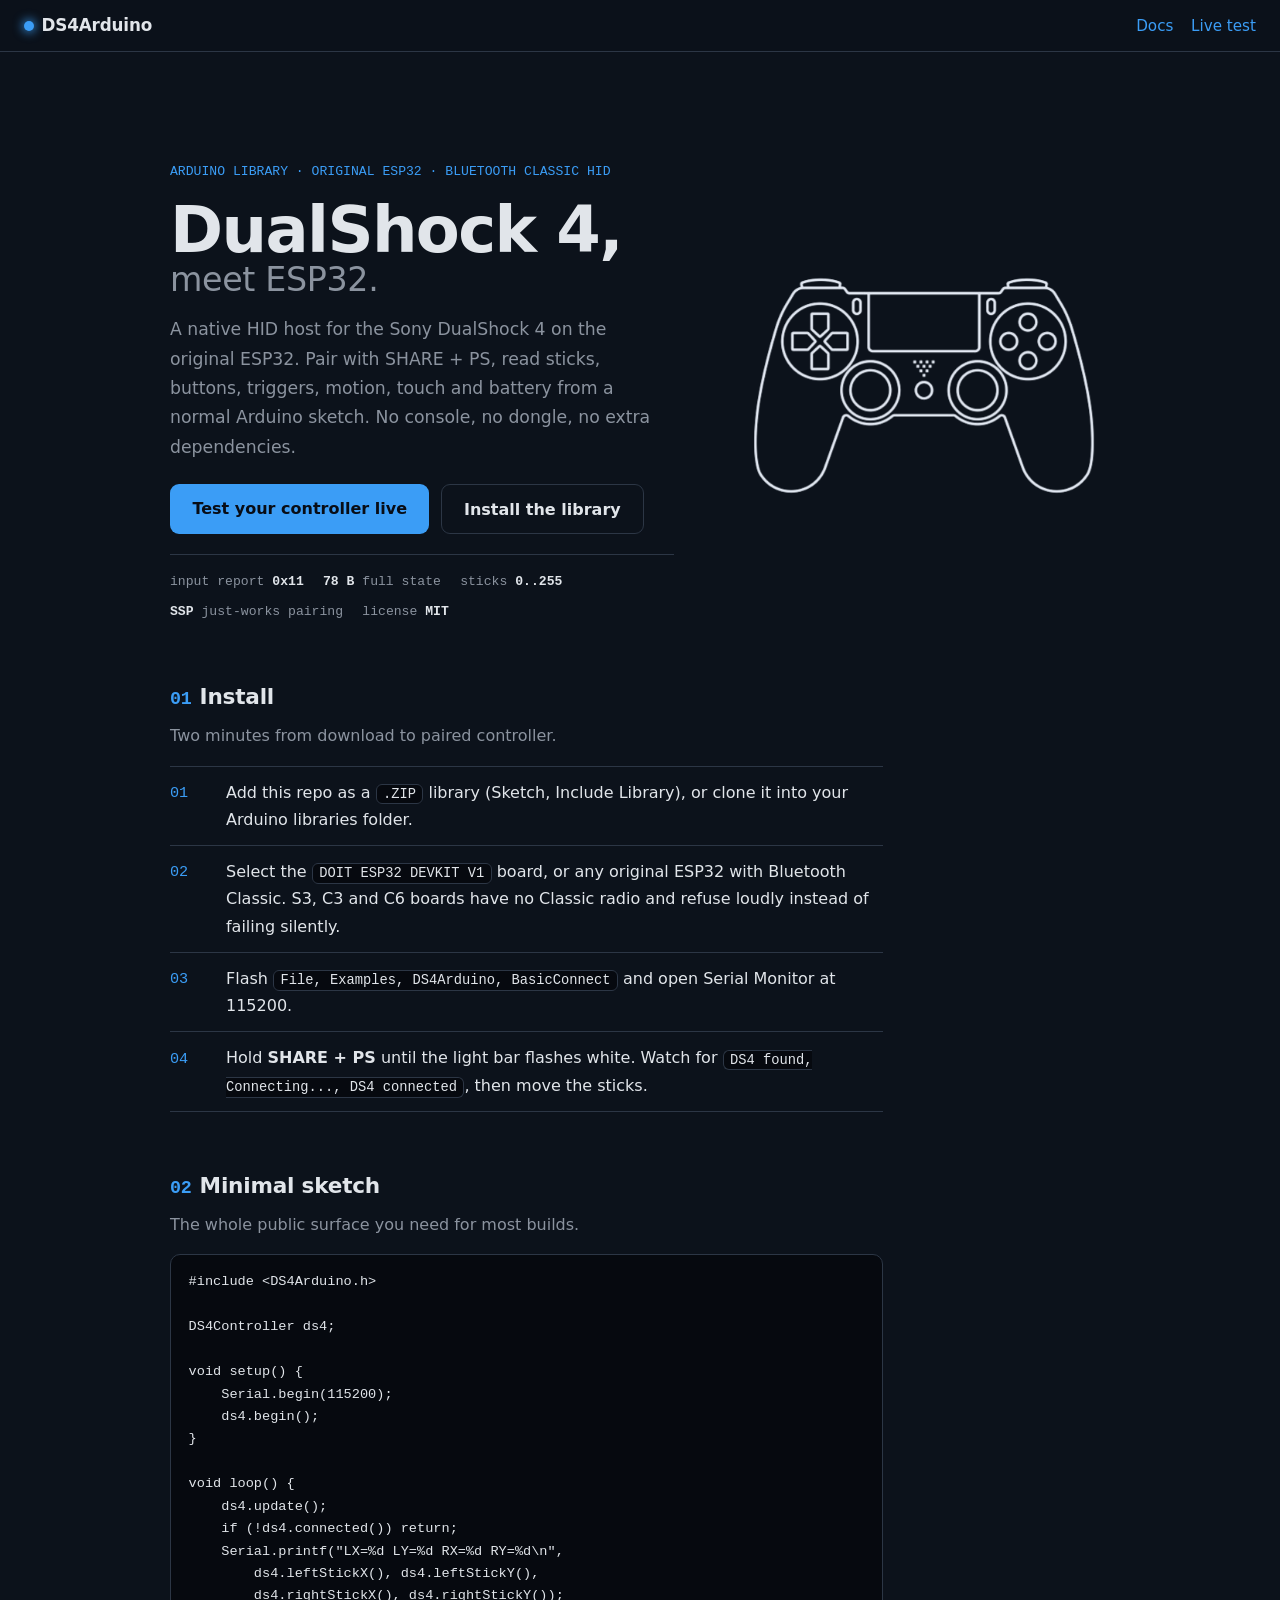
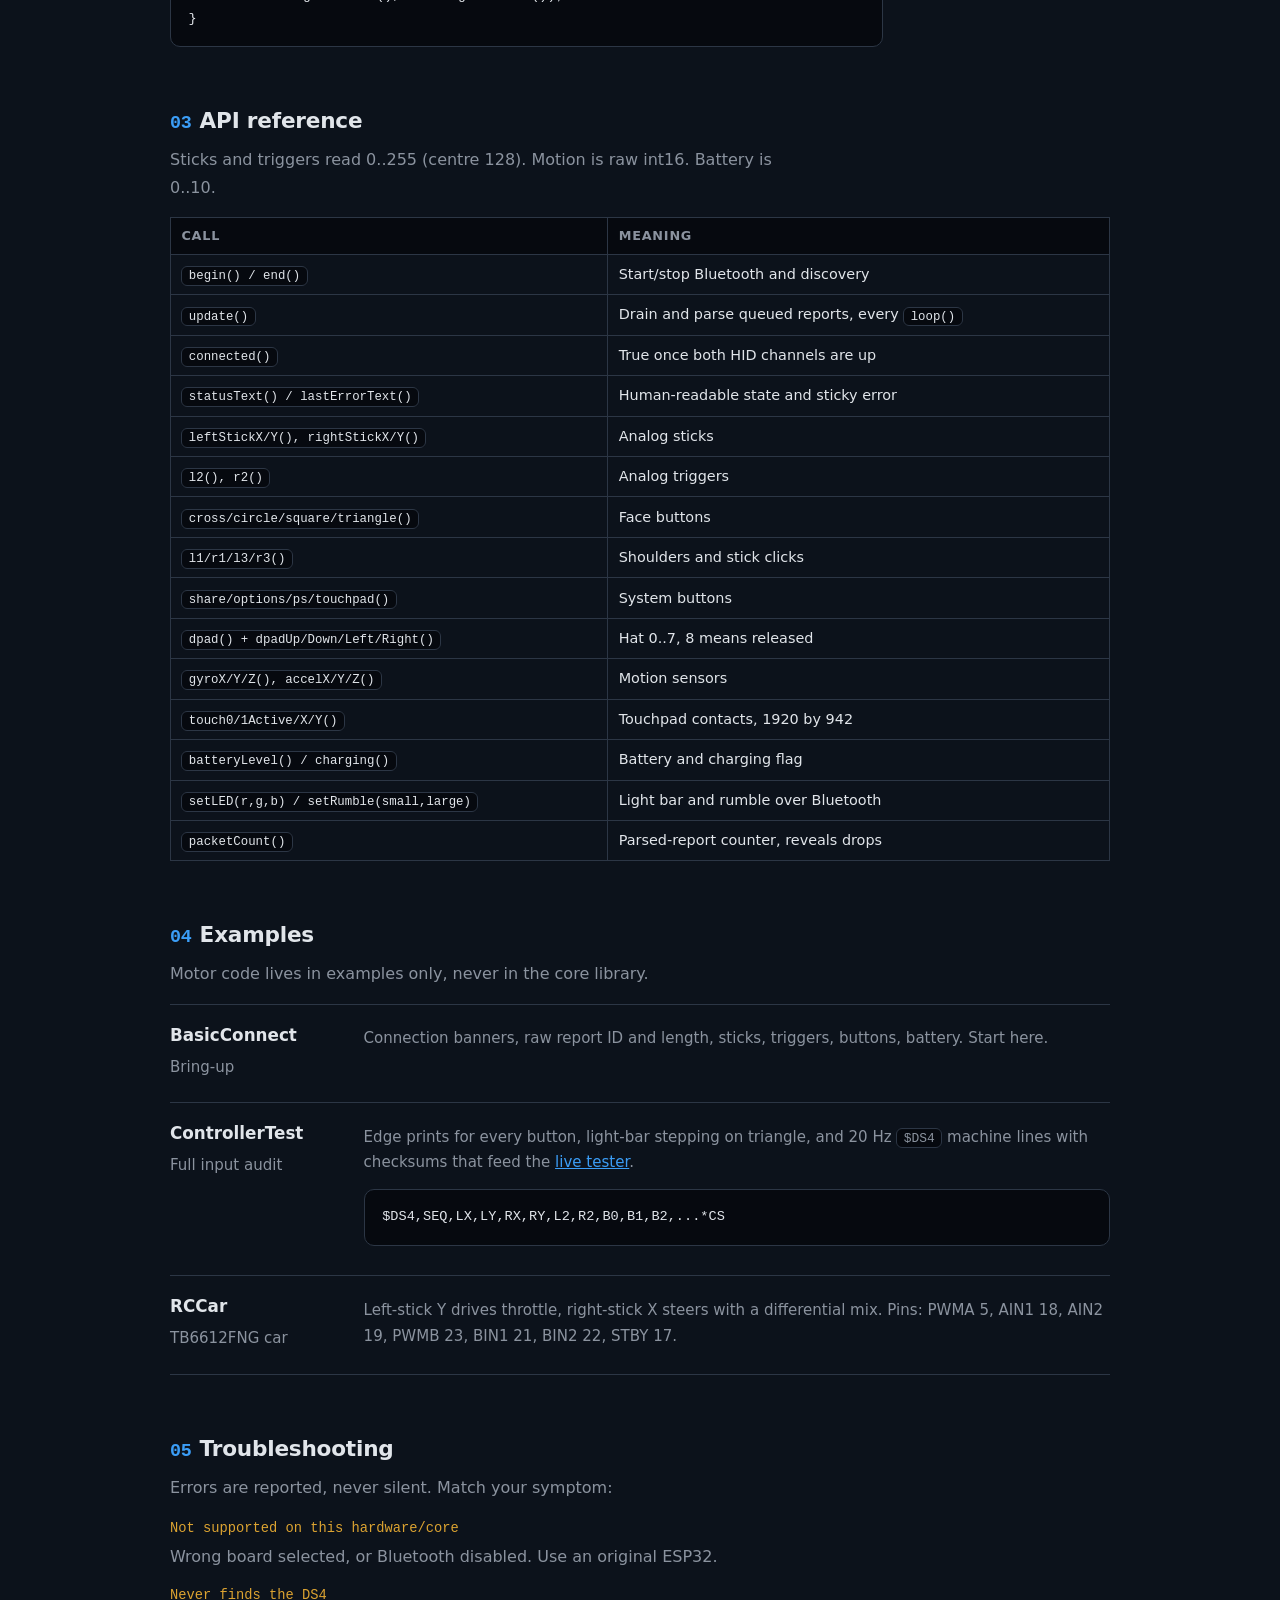
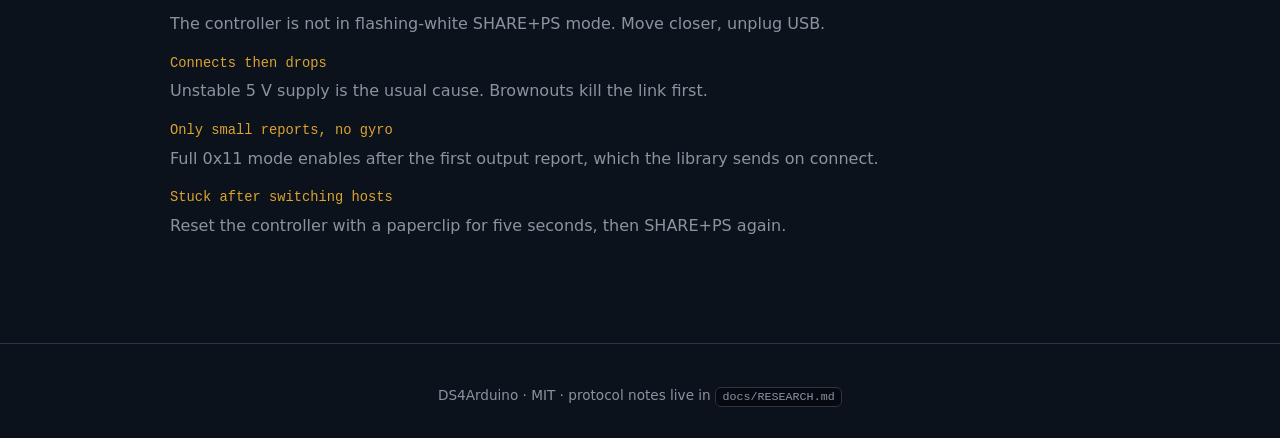
<file: docs/index.html>
<!DOCTYPE html>
<html lang="en">
<head>
<meta charset="utf-8">
<meta name="viewport" content="width=device-width, initial-scale=1">
<title>DS4Arduino, DualShock 4 over Bluetooth Classic for ESP32</title>
<link rel="icon" href="data:image/svg+xml,%3Csvg xmlns='http://www.w3.org/2000/svg' viewBox='0 0 32 32'%3E%3Crect width='32' height='32' rx='8' fill='%230d1117'/%3E%3Crect x='7' y='13' width='18' height='6' rx='3' fill='%233f8cff'/%3E%3C/svg%3E">
<link rel="stylesheet" href="style.css">
</head>
<body>
<header class="nav"><span><span class="mark"></span><strong>DS4Arduino</strong></span>
<nav><a href="index.html">Docs</a><a href="live.html">Live test</a></nav>
</header>
<main>
<div class="hero">
<div>
<p class="rise" style="font-family:var(--mono);font-size:.82rem;color:var(--accent)">ARDUINO LIBRARY · ORIGINAL ESP32 · BLUETOOTH CLASSIC HID</p>
<h1 class="rise d1">DualShock 4,<span class="thin">meet ESP32.</span></h1>
<p class="lede rise d2">A native HID host for the Sony DualShock 4 on the original ESP32. Pair with SHARE&nbsp;+&nbsp;PS, read sticks, buttons, triggers, motion, touch and battery from a normal Arduino sketch. No console, no dongle, no extra dependencies.</p>
<div class="btnrow rise d2">
<a class="btn" href="live.html">Test your controller live</a>
<a class="btn secondary" href="#install">Install the library</a>
</div>
<div class="specstrip rise d2">
<span>input report <b>0x11</b></span><span><b>78 B</b> full state</span><span>sticks <b>0..255</b></span><span><b>SSP</b> just-works pairing</span><span>license <b>MIT</b></span>
</div>
</div>
<div class="rise d2" role="img" aria-label="DualShock 4 controller outline">
<img class="padmark" src="[data-uri]" alt="DualShock 4 line drawing" width="481" height="360">
</div>
</div>

<section class="block prose" id="install">
<h2 class="sect"><span class="no">01</span>Install</h2>
<p class="sub">Two minutes from download to paired controller.</p>
<ol class="steps">
<li><div>Add this repo as a <code class="inline">.ZIP</code> library (Sketch, Include Library), or clone it into your Arduino libraries folder.</div></li>
<li><div>Select the <code class="inline">DOIT ESP32 DEVKIT V1</code> board, or any original ESP32 with Bluetooth Classic. S3, C3 and C6 boards have no Classic radio and refuse loudly instead of failing silently.</div></li>
<li><div>Flash <code class="inline">File, Examples, DS4Arduino, BasicConnect</code> and open Serial Monitor at 115200.</div></li>
<li><div>Hold <strong>SHARE + PS</strong> until the light bar flashes white. Watch for <code class="inline">DS4 found, Connecting..., DS4 connected</code>, then move the sticks.</div></li>
</ol>
</section>

<section class="block prose">
<h2 class="sect"><span class="no">02</span>Minimal sketch</h2>
<p class="sub">The whole public surface you need for most builds.</p>
<pre>#include &lt;DS4Arduino.h&gt;

DS4Controller ds4;

void setup() {
    Serial.begin(115200);
    ds4.begin();
}

void loop() {
    ds4.update();
    if (!ds4.connected()) return;
    Serial.printf("LX=%d LY=%d RX=%d RY=%d\n",
        ds4.leftStickX(), ds4.leftStickY(),
        ds4.rightStickX(), ds4.rightStickY());
}</pre>
</section>

<section class="block">
<h2 class="sect"><span class="no">03</span>API reference</h2>
<p class="sub">Sticks and triggers read 0..255 (centre 128). Motion is raw int16. Battery is 0..10.</p>
<table class="api">
<tr><th>Call</th><th>Meaning</th></tr>
<tr><td><code class="inline">begin() / end()</code></td><td>Start/stop Bluetooth and discovery</td></tr>
<tr><td><code class="inline">update()</code></td><td>Drain and parse queued reports, every <code class="inline">loop()</code></td></tr>
<tr><td><code class="inline">connected()</code></td><td>True once both HID channels are up</td></tr>
<tr><td><code class="inline">statusText() / lastErrorText()</code></td><td>Human-readable state and sticky error</td></tr>
<tr><td><code class="inline">leftStickX/Y(), rightStickX/Y()</code></td><td>Analog sticks</td></tr>
<tr><td><code class="inline">l2(), r2()</code></td><td>Analog triggers</td></tr>
<tr><td><code class="inline">cross/circle/square/triangle()</code></td><td>Face buttons</td></tr>
<tr><td><code class="inline">l1/r1/l3/r3()</code></td><td>Shoulders and stick clicks</td></tr>
<tr><td><code class="inline">share/options/ps/touchpad()</code></td><td>System buttons</td></tr>
<tr><td><code class="inline">dpad() + dpadUp/Down/Left/Right()</code></td><td>Hat 0..7, 8 means released</td></tr>
<tr><td><code class="inline">gyroX/Y/Z(), accelX/Y/Z()</code></td><td>Motion sensors</td></tr>
<tr><td><code class="inline">touch0/1Active/X/Y()</code></td><td>Touchpad contacts, 1920 by 942</td></tr>
<tr><td><code class="inline">batteryLevel() / charging()</code></td><td>Battery and charging flag</td></tr>
<tr><td><code class="inline">setLED(r,g,b) / setRumble(small,large)</code></td><td>Light bar and rumble over Bluetooth</td></tr>
<tr><td><code class="inline">packetCount()</code></td><td>Parsed-report counter, reveals drops</td></tr>
</table>
</section>

<section class="block">
<h2 class="sect"><span class="no">04</span>Examples</h2>
<p class="sub">Motor code lives in examples only, never in the core library.</p>
<div class="exrow">
<div><h3>BasicConnect</h3><p class="muted">Bring-up</p></div>
<div><p>Connection banners, raw report ID and length, sticks, triggers, buttons, battery. Start here.</p></div>
</div>
<div class="exrow">
<div><h3>ControllerTest</h3><p class="muted">Full input audit</p></div>
<div><p>Edge prints for every button, light-bar stepping on triangle, and 20&nbsp;Hz <code class="inline">$DS4</code> machine lines with checksums that feed the <a href="live.html">live tester</a>.</p>
<pre>$DS4,SEQ,LX,LY,RX,RY,L2,R2,B0,B1,B2,...*CS</pre></div>
</div>
<div class="exrow">
<div><h3>RCCar</h3><p class="muted">TB6612FNG car</p></div>
<div><p>Left-stick Y drives throttle, right-stick X steers with a differential mix. Pins: PWMA 5, AIN1 18, AIN2 19, PWMB 23, BIN1 21, BIN2 22, STBY 17.</p></div>
</div>
</section>

<section class="block prose">
<h2 class="sect"><span class="no">05</span>Troubleshooting</h2>
<p class="sub">Errors are reported, never silent. Match your symptom:</p>
<dl class="trouble">
<dt>Not supported on this hardware/core</dt>
<dd>Wrong board selected, or Bluetooth disabled. Use an original ESP32.</dd>
<dt>Never finds the DS4</dt>
<dd>The controller is not in flashing-white SHARE+PS mode. Move closer, unplug USB.</dd>
<dt>Connects then drops</dt>
<dd>Unstable 5&nbsp;V supply is the usual cause. Brownouts kill the link first.</dd>
<dt>Only small reports, no gyro</dt>
<dd>Full 0x11 mode enables after the first output report, which the library sends on connect.</dd>
<dt>Stuck after switching hosts</dt>
<dd>Reset the controller with a paperclip for five seconds, then SHARE+PS again.</dd>
</dl>
</section>
</main>
<footer>DS4Arduino · MIT · protocol notes live in <code class="inline">docs/RESEARCH.md</code></footer>
</body>
</html>
</file>
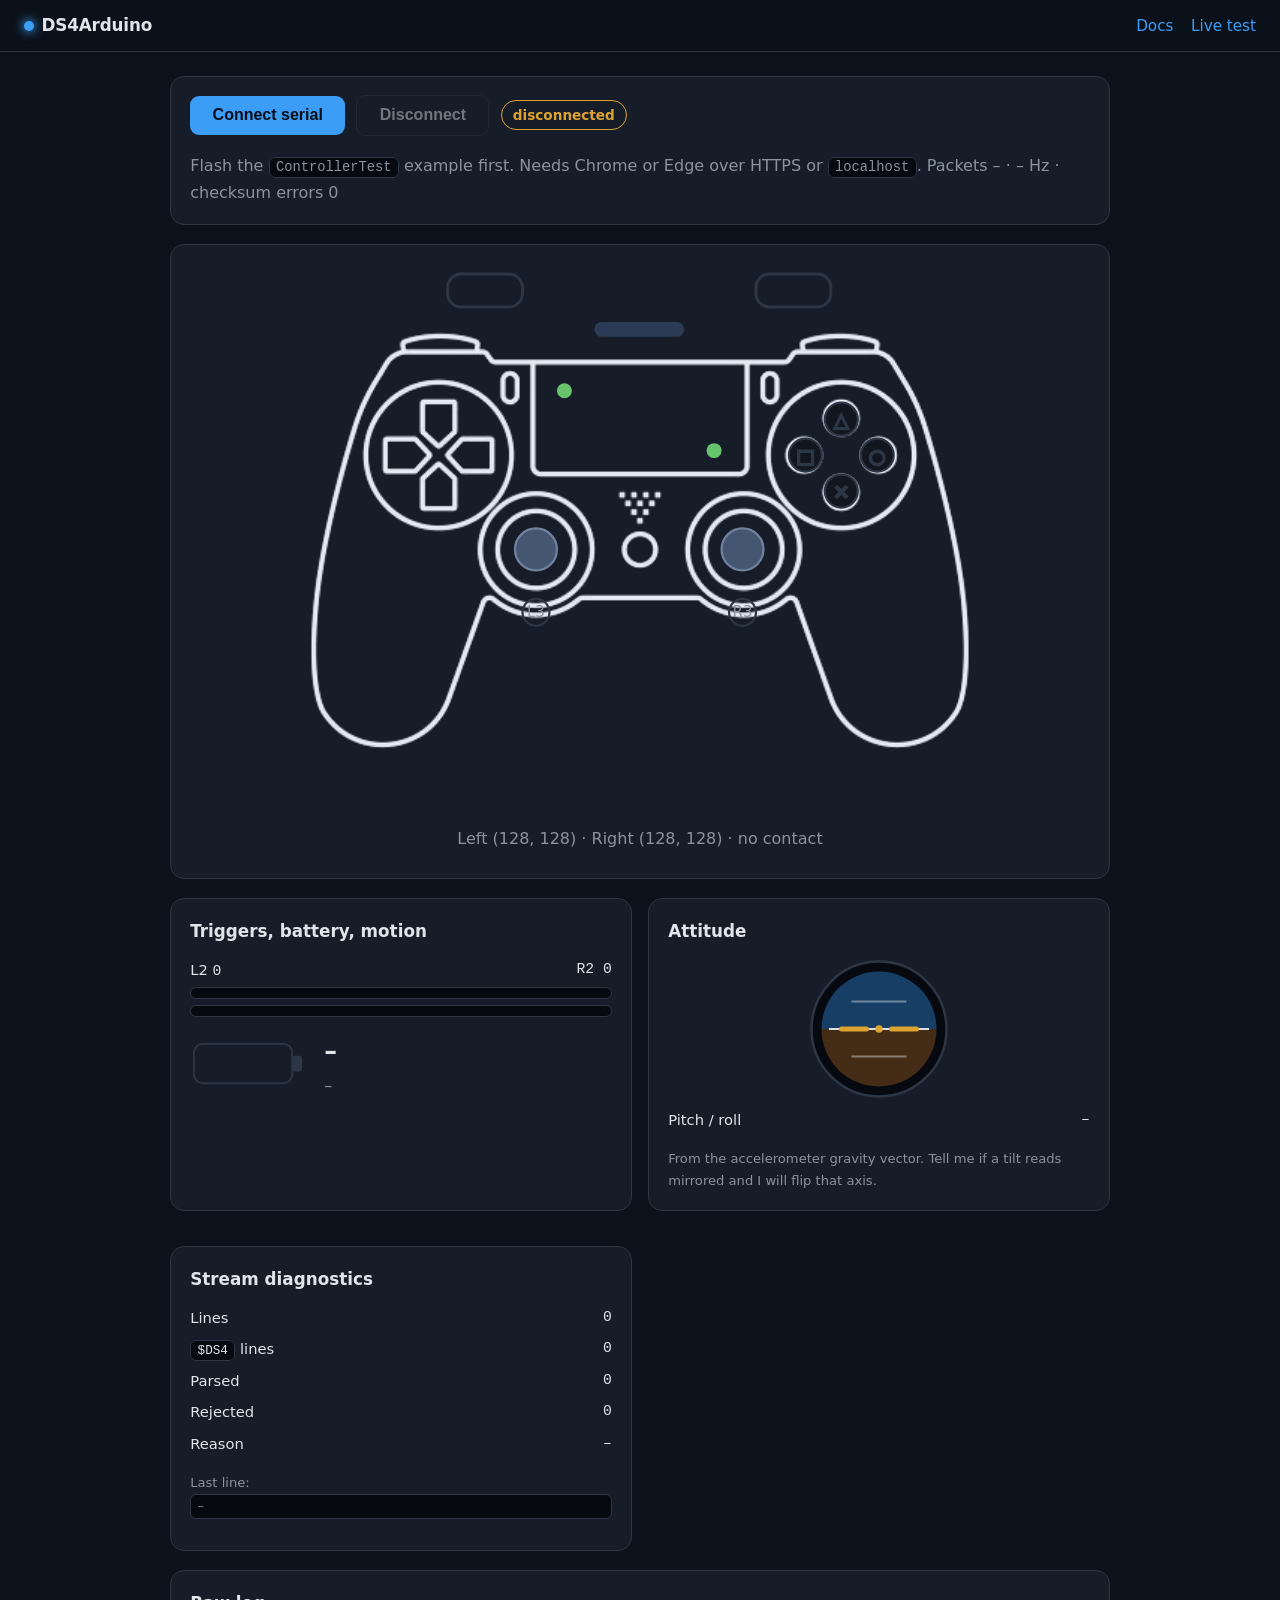
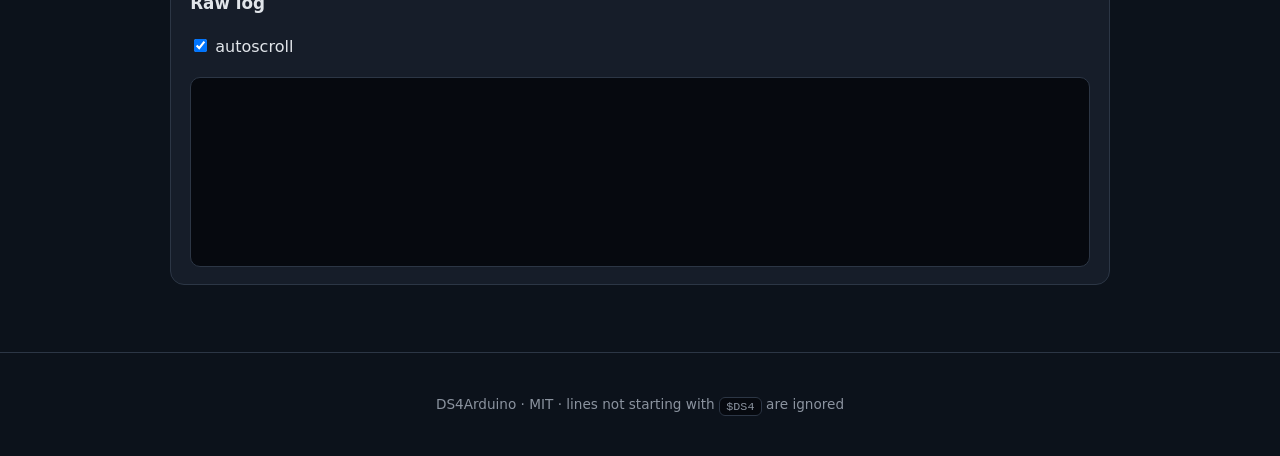
<file: docs/live.html>
<!DOCTYPE html>
<html lang="en">
<head>
<meta charset="utf-8">
<meta name="viewport" content="width=device-width, initial-scale=1">
<title>DS4Arduino, live controller test</title>
<link rel="icon" href="data:image/svg+xml,%3Csvg xmlns='http://www.w3.org/2000/svg' viewBox='0 0 32 32'%3E%3Crect width='32' height='32' rx='8' fill='%230d1117'/%3E%3Crect x='7' y='13' width='18' height='6' rx='3' fill='%233f8cff'/%3E%3C/svg%3E">
<link rel="stylesheet" href="style.css">
</head>
<body>
<header class="nav"><span><span class="mark"></span><strong>DS4Arduino</strong></span>
<nav><a href="index.html">Docs</a><a href="live.html">Live test</a></nav>
</header>
<main>
<section class="panel">
<div class="toolbar">
<button class="btn" id="connectBtn">Connect serial</button>
<button class="btn secondary" id="disconnectBtn" disabled>Disconnect</button>
<span class="pill warn" id="status">disconnected</span>
<span class="muted" id="portInfo"></span>
</div>
<p class="muted" style="margin-bottom:0">Flash the <code class="inline">ControllerTest</code> example first. Needs Chrome or Edge over HTTPS or <code class="inline">localhost</code>. Packets <span id="seq">–</span> · <span id="hz">–</span> Hz · checksum errors <span id="crcerr">0</span></p>
</section>

<section class="stage" aria-label="Controller state">
<svg id="padSvg" viewBox="0 0 481 360" role="img" aria-label="DualShock 4 with live inputs">
<image href="[data-uri]" x="0" y="0" width="481" height="360"/>
<g id="padTilt">
<rect x="112" y="2" width="50" height="22" rx="9" class="trigtab"/>
<rect id="l2fill" x="117" y="20" width="40" height="0" rx="4"/>
<rect x="318" y="2" width="50" height="22" rx="9" class="trigtab"/>
<rect id="r2fill" x="323" y="20" width="40" height="0" rx="4"/>
<rect id="lightbar" x="210" y="34" width="60" height="10" rx="5"/>
<g id="b-l1" class="zone"><title>L1</title><rect x="100" y="26" width="72" height="22" rx="11"/></g>
<g id="b-r1" class="zone"><title>R1</title><rect x="307" y="26" width="72" height="22" rx="11"/></g>
<rect id="b-tp" class="padtouch" x="166" y="58" width="148" height="79" rx="10"><title>Touchpad click</title></rect>
<circle id="tdot0" class="tdot" cx="190" cy="80" r="5"/>
<circle id="tdot1" class="tdot" cx="290" cy="120" r="5"/>
<g id="b-share" class="zone"><title>Share</title><rect x="142" y="58" width="20" height="34" rx="10"/></g>
<g id="b-options" class="zone"><title>Options</title><rect x="312" y="61" width="20" height="31" rx="10"/></g>
<g id="d-up" class="zone"><title>D-pad up</title><rect x="90" y="85" width="30" height="30" rx="8"/></g>
<g id="d-down" class="zone"><title>D-pad down</title><rect x="90" y="140" width="30" height="27" rx="8"/></g>
<g id="d-left" class="zone"><title>D-pad left</title><rect x="65" y="110" width="30" height="24" rx="8"/></g>
<g id="d-right" class="zone"><title>D-pad right</title><rect x="120" y="110" width="24" height="24" rx="8"/></g>
<g id="d-none" class="zone"><title>D-pad released</title><rect x="100" y="120" width="14" height="14" rx="4"/></g>
<circle id="dotL" class="padthumb" cx="171" cy="186" r="14"/>
<circle id="dotR" class="padthumb" cx="309" cy="186" r="14"/>
<g id="b-l3" class="sysbtn"><title>L3</title><circle cx="171" cy="228" r="9"/><text x="171" y="231">L3</text></g>
<g id="b-r3" class="sysbtn"><title>R3</title><circle cx="309" cy="228" r="9"/><text x="309" y="231">R3</text></g>
<g id="b-triangle" class="face"><title>Triangle</title><circle cx="375" cy="99" r="11"/><text x="375" y="104">△</text></g>
<g id="b-circle" class="face"><title>Circle</title><circle cx="399" cy="123" r="11"/><text x="399" y="128">○</text></g>
<g id="b-cross" class="face"><title>Cross</title><circle cx="375" cy="147" r="11"/><text x="375" y="152">✕</text></g>
<g id="b-square" class="face"><title>Square</title><circle cx="351" cy="123" r="11"/><text x="351" y="128">□</text></g>
<g id="b-ps" class="zone"><title>PS</title><circle cx="240" cy="186" r="11"/></g>
</g>
</svg>
<p class="muted" style="text-align:center;margin-bottom:0">
Left (<span id="lxv">128</span>, <span id="lyv">128</span>) ·
Right (<span id="rxv">128</span>, <span id="ryv">128</span>) ·
<span id="touchtxt">no contact</span>
</p>
</section>

<div class="grid2">
<section class="panel">
<h2>Triggers, battery, motion</h2>
<div class="kv"><span>L2 <span id="l2v">0</span></span><span>R2 <span id="r2v">0</span></span></div>
<div class="bar" style="margin-bottom:.4rem"><div id="l2bar"></div></div>
<div class="bar"><div id="r2bar"></div></div>
<div class="battwrap">
<svg viewBox="0 0 120 56" class="batticon" role="img" aria-label="Battery level">
<rect x="4" y="8" width="100" height="40" rx="9" class="battbody"/>
<rect id="battfill" x="10" y="14" width="0" height="28" rx="5"/>
<rect x="104" y="20" width="10" height="16" rx="3" class="battnub"/>
<polygon id="battbolt" points="62,12 48,32 55,32 51,46 65,27 58,27" class="battbolt"/>
</svg>
<div><div id="battpct">–</div><div class="muted" id="battxt">–</div></div>
<span class="pill warn" id="chg" style="display:none">charging</span>
</div>
</section>

<section class="panel">
<h2>Attitude</h2>
<svg viewBox="0 0 120 120" class="att" role="img" aria-label="Attitude indicator from accelerometer">
<defs><clipPath id="attclip"><circle cx="60" cy="60" r="46"/></clipPath></defs>
<circle cx="60" cy="60" r="54" class="attbezel"/>
<g clip-path="url(#attclip)"><g id="attBall">
<rect x="0" y="0" width="120" height="60" class="attsky"/>
<rect x="0" y="60" width="120" height="60" class="attgnd"/>
<line x1="20" y1="60" x2="100" y2="60" class="attline"/>
<line x1="38" y1="38" x2="82" y2="38" class="attline dim"/>
<line x1="38" y1="82" x2="82" y2="82" class="attline dim"/>
</g></g>
<g id="attWings"><rect x="28" y="58" width="24" height="4" rx="2"/><rect x="68" y="58" width="24" height="4" rx="2"/><circle cx="60" cy="60" r="3"/></g>
</svg>
<div class="kv"><span>Pitch / roll</span><span id="attTxt">–</span></div>
<p class="muted" style="font-size:.82rem;margin-bottom:0">From the accelerometer gravity vector. Tell me if a tilt reads mirrored and I will flip that axis.</p>
</section>

<section class="panel">
<h2>Stream diagnostics</h2>
<div class="kv"><span>Lines</span><span id="stTotal">0</span></div>
<div class="kv"><span><code class="inline">$DS4</code> lines</span><span id="stDs4">0</span></div>
<div class="kv"><span>Parsed</span><span id="stOk">0</span></div>
<div class="kv"><span>Rejected</span><span id="stBad">0</span></div>
<div class="kv"><span>Reason</span><span id="rejReason">–</span></div>
<p class="muted" style="font-size:.82rem">Last line: <code class="inline" id="lastDs4">–</code></p>
<p class="pill warn" id="noDs4hint" style="display:none">No $DS4 lines yet, flash the <strong>ControllerTest</strong> example (BasicConnect does not emit them).</p>
</section>
</div>

<section class="panel">
<h2>Raw log</h2>
<p><label><input type="checkbox" id="autoscroll" checked> autoscroll</label></p>
<div id="log"></div>
</section>
</main>
<footer>DS4Arduino · MIT · lines not starting with <code class="inline">$DS4</code> are ignored</footer>

<script>
const $ = id => document.getElementById(id);
let port = null, reader = null, keepReading = false;
let lastSeq = -1, lastT = 0, crcErr = 0;
let stTotal = 0, stDs4 = 0, stOk = 0, stBad = 0;

function setBtn(id, on) { $(id).classList.toggle('on', !!on); }

function reject(reason, line) {
  stBad++;
  $('stBad').textContent = stBad;
  $('rejReason').textContent = reason;
  if (line !== undefined) {
    $('lastDs4').textContent = line.length > 120 ? line.slice(0, 120) + '…' : line;
  }
}

function handleLine(line) {
  if (!line.startsWith('$DS4,')) return;
  stDs4++;
  $('stDs4').textContent = stDs4;
  $('noDs4hint').style.display = 'none';
  $('lastDs4').textContent = line.length > 120 ? line.slice(0, 120) + '…' : line;
  const star = line.lastIndexOf('*');
  if (star < 0) { reject('no *checksum* marker'); return; }
  const body = line.slice(1, star);
  const want = line.slice(star + 1).trim().toUpperCase();
  if (!/^[0-9A-F]{2}$/.test(want)) { reject('bad checksum text: ' + want); return; }
  let cs = 0;
  for (const ch of body) cs ^= ch.charCodeAt(0);
  if (cs.toString(16).toUpperCase().padStart(2, '0') !== want) { crcErr++; $('crcerr').textContent = crcErr; reject('checksum mismatch'); return; }
  const comma = body.indexOf(',');
  if (comma < 0) { reject('no fields'); return; }
  const parts = body.slice(comma + 1).split(',');
  if (parts.length !== 24) { reject('field count ' + parts.length + ' (need 24, reflash latest ControllerTest)'); return; }
  const f = parts.map(Number);
  if (f.some(isNaN)) { reject('non-numeric field'); return; }
  stOk++;
  $('stOk').textContent = stOk;
  const [seq, lx, ly, rx, ry, l2, r2, b0, b1, b2, batt, chg,
         gx, gy, gz, ax, ay, az, t0a, t0x, t0y, t1a, t1x, t1y] = f;
  // stats
  $('seq').textContent = seq;
  const now = performance.now();
  if (lastT) $('hz').textContent = (1000 / Math.max(1, now - lastT)).toFixed(1);
  lastT = now; lastSeq = seq;
  $('lightbar').classList.add('on');
  // sticks move the SVG thumbs (wells 171/309,186; travel 12)
  const CX = [171, 309], CY = 186, TR = 12;
  $('dotL').setAttribute('cx', (CX[0] + (lx - 128) / 127 * TR).toFixed(1));
  $('dotL').setAttribute('cy', (CY + (ly - 128) / 127 * TR).toFixed(1));
  $('dotR').setAttribute('cx', (CX[1] + (rx - 128) / 127 * TR).toFixed(1));
  $('dotR').setAttribute('cy', (CY + (ry - 128) / 127 * TR).toFixed(1));
  $('lxv').textContent = lx; $('lyv').textContent = ly;
  $('rxv').textContent = rx; $('ryv').textContent = ry;
  // attitude indicator from gravity: holds still, moves both ways.
  // Axis signs assume sensor X right / Y forward; flip below if mirrored.
  const roll = Math.atan2(ax, -az) * 180 / Math.PI;
  const pitch = Math.atan2(ay, -az) * 180 / Math.PI;
  const broll = Math.max(-30, Math.min(30, roll));
  const bty = Math.max(-30, Math.min(30, pitch / 90 * 46));
  $('attBall').setAttribute('transform', `rotate(${broll.toFixed(1)} 60 60) translate(0 ${bty.toFixed(1)})`);
  $('attTxt').textContent = `P ${pitch.toFixed(0)}° · R ${roll.toFixed(0)}°`;
  // triggers + battery
  $('l2bar').style.width = (l2 / 255 * 100) + '%'; $('l2v').textContent = l2;
  $('r2bar').style.width = (r2 / 255 * 100) + '%'; $('r2v').textContent = r2;
  const fillTrig = (id, v) => {
    const h = v / 255 * 14;
    $(id).setAttribute('height', h.toFixed(1));
    $(id).setAttribute('y', (20 - h).toFixed(1));
  };
  fillTrig('l2fill', l2);
  fillTrig('r2fill', r2);
  // stick clicks ring the thumb amber
  $('dotL').style.stroke = (b1 & 0x40) ? 'var(--amber)' : '';
  $('dotL').style.strokeWidth = (b1 & 0x40) ? '3' : '';
  $('dotR').style.stroke = (b1 & 0x80) ? 'var(--amber)' : '';
  $('dotR').style.strokeWidth = (b1 & 0x80) ? '3' : '';
  $('battpct').textContent = (batt * 10) + '%';
  const blabel = batt >= 10 ? 'Full' : batt >= 7 ? 'High' : batt >= 4 ? 'Medium' : batt >= 2 ? 'Low' : 'Critical';
  $('battxt').textContent = batt + ' / 10 · ' + blabel;
  $('battfill').setAttribute('width', (batt / 10 * 88).toFixed(1));
  $('battfill').setAttribute('fill', batt >= 4 ? 'var(--green)' : batt >= 2 ? 'var(--amber)' : 'var(--red)');
  $('battbolt').style.display = chg ? 'block' : 'none';
  $('chg').style.display = chg ? 'inline-block' : 'none';
  // buttons
  setBtn('b-square', b0 & 0x10); setBtn('b-cross', b0 & 0x20);
  setBtn('b-circle', b0 & 0x40); setBtn('b-triangle', b0 & 0x80);
  setBtn('b-l1', b1 & 0x01); setBtn('b-r1', b1 & 0x02);
  const l2b = b1 & 0x04, r2b = b1 & 0x08;
  setBtn('b-share', b1 & 0x10); setBtn('b-options', b1 & 0x20);
  setBtn('b-l3', b1 & 0x40); setBtn('b-r3', b1 & 0x80);
  setBtn('b-ps', b2 & 0x01); setBtn('b-tp', b2 & 0x02);
  const hat = b0 & 0x0F;
  setBtn('d-up', hat === 0 || hat === 1 || hat === 7);
  setBtn('d-right', hat >= 1 && hat <= 3);
  setBtn('d-down', hat >= 3 && hat <= 5);
  setBtn('d-left', hat >= 5 && hat <= 7);
  setBtn('d-none', hat === 8);
  if (l2b) $('l2bar').style.background = 'var(--green)';
  else $('l2bar').style.background = '';
  if (r2b) $('r2bar').style.background = 'var(--green)';
  else $('r2bar').style.background = '';
  // motion numbers live with the attitude indicator only
  // (see attTxt above); no raw dump beside battery/triggers.
  // touch fingers live on the SVG touchpad (rect 168,60 144x75)
  const show = (id, a, x, y) => {
    const dot = $(id);
    if (!a) { dot.style.display = 'none'; return; }
    dot.style.display = 'block';
    dot.setAttribute('cx', (168 + x / 1920 * 144).toFixed(1));
    dot.setAttribute('cy', (60 + y / 942 * 75).toFixed(1));
  };
  show('tdot0', t0a, t0x, t0y);
  show('tdot1', t1a, t1x, t1y);
  $('touchtxt').textContent = (t0a || t1a)
    ? `t0 ${t0a ? `(${t0x}, ${t0y})` : '–'} · t1 ${t1a ? `(${t1x}, ${t1y})` : '–'}`
    : 'no contact';
}

function logLine(line) {
  const log = $('log');
  const div = document.createElement('div');
  div.textContent = line;
  log.appendChild(div);
  while (log.children.length > 40) log.removeChild(log.firstChild);
  if ($('autoscroll').checked) log.scrollTop = log.scrollHeight;
}

async function readLoop() {
  let buf = '';
  const dec = new TextDecoderStream();
  const readable = port.readable.pipeThrough(dec);
  reader = readable.getReader();
  try {
    while (keepReading) {
      const { value, done } = await reader.read();
      if (done) break;
      buf += value;
      let i;
      while ((i = buf.indexOf('\n')) >= 0) {
        const line = buf.slice(0, i).trim();
        buf = buf.slice(i + 1);
        if (!line) continue;
        stTotal++;
        $('stTotal').textContent = stTotal;
        handleLine(line);
        if (!line.startsWith('$DS4,') || Math.random() < 0.02) logLine(line);
      }
    }
  } catch (e) {
    logLine('# read error: ' + e);
  } finally {
    try { reader.releaseLock(); } catch (e) {}
  }
}

$('connectBtn').addEventListener('click', async () => {
  if (!('serial' in navigator)) {
    $('status').textContent = 'WebSerial unsupported, use Chrome/Edge';
    $('status').className = 'pill bad';
    return;
  }
  try {
    port = await navigator.serial.requestPort();
    await port.open({ baudRate: 115200 });
    keepReading = true;
    stTotal = stDs4 = stOk = stBad = 0; crcErr = 0; lastT = 0;
    $('stTotal').textContent = '0'; $('stDs4').textContent = '0';
    $('stOk').textContent = '0'; $('stBad').textContent = '0';
    $('crcerr').textContent = '0'; $('rejReason').textContent = '–';
    $('lastDs4').textContent = '–';
    $('noDs4hint').style.display = 'none';
    setTimeout(() => { if (keepReading && stDs4 === 0) $('noDs4hint').style.display = 'inline-block'; }, 6000);
    readLoop();
    $('status').textContent = 'connected';
    $('status').className = 'pill ok';
    $('connectBtn').disabled = true;
    $('disconnectBtn').disabled = false;
  } catch (e) {
    $('status').textContent = 'connect failed';
    $('status').className = 'pill bad';
  }
});

$('disconnectBtn').addEventListener('click', async () => {
  keepReading = false;
  try { await reader.cancel(); } catch (e) {}
  try { await port.close(); } catch (e) {}
  port = null;
  $('lightbar').classList.remove('on');
  $('status').textContent = 'disconnected';
  $('status').className = 'pill warn';
  $('connectBtn').disabled = false;
  $('disconnectBtn').disabled = true;
});
</script>
</body>
</html>
</file>
<file: docs/style.css>
/* DS4Arduino docs theme. Dark workbench surface, light-bar blue identity,
   PlayStation face colors reserved for pressed states on the tester. */
:root {
  --bg: oklch(0.18 0.02 260);
  --panel: oklch(0.23 0.025 260);
  --panel-2: oklch(0.26 0.03 260);
  --border: oklch(0.33 0.03 260);
  --text: oklch(0.92 0.008 260);
  --muted: oklch(0.66 0.02 260);
  --accent: oklch(0.68 0.16 250);
  --accent-soft: oklch(0.68 0.16 250 / 0.14);
  --green: oklch(0.74 0.15 145);
  --red: oklch(0.64 0.19 15);
  --pink: oklch(0.7 0.16 340);
  --amber: oklch(0.75 0.14 80);
  --sans: -apple-system, BlinkMacSystemFont, "Segoe UI", system-ui, sans-serif;
  --mono: ui-monospace, SFMono-Regular, Menlo, Consolas, monospace;
}
* { box-sizing: border-box; }
html { scroll-behavior: smooth; }
body {
  margin: 0;
  background: var(--bg);
  color: var(--text);
  font-family: var(--sans);
  line-height: 1.7;
}
a { color: var(--accent); }
::selection { background: oklch(0.68 0.16 250 / 0.35); }

/* ---------- nav ---------- */
header.nav {
  display: flex;
  gap: 1.2rem;
  align-items: baseline;
  padding: 0.7rem 1.5rem;
  background: oklch(0.18 0.02 260 / 0.92);
  border-bottom: 1px solid var(--border);
  position: sticky;
  top: 0;
  z-index: 10;
}
header.nav .mark {
  display: inline-block;
  width: 0.65rem; height: 0.65rem;
  border-radius: 50%;
  background: var(--accent);
  box-shadow: 0 0 10px 2px oklch(0.68 0.16 250 / 0.7);
  margin-right: 0.45rem;
  vertical-align: baseline;
}
header.nav strong { font-size: 1.05rem; letter-spacing: -0.01em; }
header.nav nav { display: flex; gap: 1.1rem; margin-left: auto; font-size: 0.95rem; }
header.nav nav a { text-decoration: none; }
header.nav nav a:hover { text-decoration: underline; }

main { max-width: 1020px; margin: 0 auto; padding: 1.5rem clamp(1rem, 4vw, 2.5rem) 3rem; }

/* ---------- brand hero ---------- */
.hero {
  display: grid;
  grid-template-columns: 1.15fr 0.85fr;
  gap: clamp(1.5rem, 5vw, 4rem);
  align-items: center;
  padding: clamp(2rem, 6vw, 4.5rem) 0 clamp(2rem, 5vw, 3.5rem);
}
.hero h1 {
  margin: 0 0 0.8rem;
  font-size: clamp(2.4rem, 6vw, 4rem);
  line-height: 1.04;
  letter-spacing: -0.025em;
  font-weight: 800;
}
.hero h1 .thin { display: block; font-weight: 400; color: var(--muted); font-size: 0.52em; letter-spacing: -0.01em; }
.hero p.lede { font-size: 1.08rem; color: var(--muted); max-width: 34rem; }
.specstrip {
  display: flex; flex-wrap: wrap; gap: 0.5rem 1.2rem;
  margin-top: 1.2rem; padding-top: 1rem;
  border-top: 1px solid var(--border);
  font-family: var(--mono); font-size: 0.82rem; color: var(--muted);
}
.specstrip b { color: var(--text); font-weight: 600; }
.btnrow { display: flex; flex-wrap: wrap; gap: 0.7rem; margin-top: 1.4rem; }
.btn {
  display: inline-block;
  padding: 0.65rem 1.4rem;
  border-radius: 9px;
  background: var(--accent);
  color: oklch(0.16 0.02 260);
  text-decoration: none;
  font-weight: 700;
  border: none;
  cursor: pointer;
  font-size: 1rem;
  transition: transform 180ms cubic-bezier(0.22, 1, 0.36, 1), filter 180ms;
}
.btn:hover { filter: brightness(1.12); }
.btn:active { transform: scale(0.97); }
.btn.secondary { background: transparent; border: 1px solid var(--border); color: var(--text); font-weight: 600; }
.btn:disabled { opacity: 0.45; cursor: default; transform: none; }
.padmark { width: 100%; height: auto; display: block; }
@keyframes rise {
  from { opacity: 0; transform: translateY(14px); }
  to { opacity: 1; transform: translateY(0); }
}
.rise { animation: rise 600ms cubic-bezier(0.22, 1, 0.36, 1) both; }
.rise.d1 { animation-delay: 90ms; }
.rise.d2 { animation-delay: 180ms; }

/* ---------- docs article ---------- */
.prose { max-width: 70ch; }
section.block { margin-bottom: clamp(2rem, 5vw, 3.5rem); }
h2.sect {
  font-size: 1.35rem;
  font-weight: 700;
  letter-spacing: -0.01em;
  margin: 0 0 0.4rem;
}
h2.sect .no { color: var(--accent); font-family: var(--mono); font-size: 0.85em; margin-right: 0.5rem; }
.sub { color: var(--muted); margin-top: 0; max-width: 62ch; }

ol.steps { list-style: none; counter-reset: step; margin: 1rem 0 0; padding: 0; }
ol.steps li {
  counter-increment: step;
  display: grid;
  grid-template-columns: 2.6rem 1fr;
  gap: 0.9rem;
  padding: 0.75rem 0;
  border-top: 1px solid var(--border);
}
ol.steps li:last-child { border-bottom: 1px solid var(--border); }
ol.steps li::before {
  content: counter(step, decimal-leading-zero);
  font-family: var(--mono);
  font-size: 0.95rem;
  color: var(--accent);
  padding-top: 0.15rem;
}

pre {
  background: oklch(0.14 0.015 260);
  border: 1px solid var(--border);
  border-radius: 10px;
  padding: 1rem 1.1rem;
  overflow-x: auto;
  font-size: 0.85rem;
  line-height: 1.65;
  font-family: var(--mono);
}
code.inline { font-family: var(--mono); font-size: 0.86em; background: oklch(0.14 0.015 260); padding: 0.12rem 0.4rem; border-radius: 6px; border: 1px solid var(--border); }

table.api { border-collapse: collapse; width: 100%; font-size: 0.9rem; }
table.api th, table.api td { border: 1px solid var(--border); padding: 0.45rem 0.65rem; text-align: left; vertical-align: top; }
table.api th { background: oklch(0.14 0.015 260); font-size: 0.8rem; text-transform: uppercase; letter-spacing: 0.06em; color: var(--muted); }

.exrow {
  display: grid;
  grid-template-columns: 11rem 1fr;
  gap: 1.1rem;
  padding: 1rem 0;
  border-top: 1px solid var(--border);
}
.exrow:last-child { border-bottom: 1px solid var(--border); }
.exrow h3 { margin: 0; font-size: 1.05rem; }
.exrow p, .exrow ul { margin: 0.35rem 0; color: var(--muted); font-size: 0.94rem; }

dl.trouble { margin: 0; }
dl.trouble dt { font-family: var(--mono); font-size: 0.86rem; color: var(--amber); margin-top: 0.9rem; }
dl.trouble dd { margin: 0.15rem 0 0; color: var(--muted); }

.pill {
  display: inline-block;
  padding: 0.15rem 0.7rem;
  border-radius: 999px;
  font-size: 0.85rem;
  font-weight: 600;
  border: 1px solid var(--border);
  white-space: nowrap;
}
.pill.ok { color: var(--green); border-color: var(--green); }
.pill.warn { color: var(--amber); border-color: var(--amber); }
.pill.bad { color: var(--red); border-color: var(--red); }
.muted { color: var(--muted); }

/* ---------- live tester ---------- */
.stage {
  background: var(--panel);
  border: 1px solid var(--border);
  border-radius: 14px;
  padding: clamp(0.8rem, 3vw, 1.6rem);
  margin-bottom: 1.2rem;
}
#padSvg { width: 100%; height: auto; display: block; max-width: 720px; margin: 0 auto; }
.padbody { fill: oklch(0.24 0.028 262); stroke: var(--border); stroke-width: 2; }
.padthumb { fill: oklch(0.45 0.05 260); stroke: oklch(0.6 0.05 260); stroke-width: 1.5; }
.padtouch { fill: none; stroke: transparent; stroke-width: 2; transition: stroke 120ms; }
#b-tp.on { stroke: var(--accent); filter: drop-shadow(0 0 6px oklch(0.68 0.16 250 / 0.8)); }
.zone { fill: transparent; transition: fill 120ms, fill-opacity 120ms; }
.zone.on { fill: var(--accent); fill-opacity: 0.45; }
.trigtab { fill: none; stroke: var(--border); stroke-width: 2; }
#l2fill, #r2fill { fill: var(--accent); }
#lightbar { fill: oklch(0.35 0.05 260); transition: fill 200ms, filter 200ms; }
#lightbar.on { fill: var(--accent); filter: drop-shadow(0 0 10px oklch(0.68 0.16 250 / 0.9)); }
.face { fill: oklch(0.2 0.02 260); stroke: var(--border); stroke-width: 1.5; transition: fill 120ms; }
.face text { fill: var(--muted); font-size: 13px; text-anchor: middle; font-family: var(--sans); }
#b-triangle.on circle { fill: var(--green); }
#b-circle.on circle { fill: var(--red); }
#b-cross.on circle { fill: var(--accent); }
#b-square.on circle { fill: var(--pink); }
#b-triangle.on text, #b-circle.on text, #b-cross.on text, #b-square.on text { fill: oklch(0.15 0.01 260); font-weight: 700; }
.sysbtn { fill: transparent; stroke: transparent; transition: fill 120ms; }
.sysbtn.on { fill: var(--accent); }
.battwrap { display: flex; gap: 1rem; align-items: center; margin-top: 0.7rem; }
.batticon { width: 118px; flex: none; }
.battbody { fill: none; stroke: var(--border); stroke-width: 2; }
.battnub { fill: var(--border); }
#battfill { fill: var(--green); }
.battbolt { fill: var(--amber); display: none; }
#battpct { font-size: 1.6rem; font-weight: 800; letter-spacing: -0.02em; }
.sysbtn text { fill: var(--muted); font-size: 10px; text-anchor: middle; font-family: var(--sans); }
.sysbtn.on text { fill: oklch(0.15 0.01 260); }
#b-l3 circle, #b-r3 circle { fill: none; stroke: var(--border); stroke-width: 1.5; }
#b-l3.on circle, #b-r3.on circle { fill: var(--accent); }
.shoulder { fill: oklch(0.2 0.02 260); stroke: var(--border); stroke-width: 1.5; transition: fill 120ms; }
.shoulder.on { fill: var(--amber); }
#l2fill, #r2fill { fill: var(--accent); }
.tdot { fill: var(--green); }
.grid2 { display: grid; grid-template-columns: 1fr 1fr; gap: 1rem; }
.panel {
  background: var(--panel);
  border: 1px solid var(--border);
  border-radius: 14px;
  padding: 1.1rem 1.2rem;
  margin-bottom: 1.2rem;
}
.panel h2 { margin: 0 0 0.5rem; font-size: 1.05rem; }
.bar { height: 12px; background: oklch(0.14 0.015 260); border: 1px solid var(--border); border-radius: 6px; overflow: hidden; }
.bar > div { height: 100%; width: 0%; background: var(--accent); transition: width 100ms linear; }
.att { width: 150px; display: block; margin: 0 auto; }
.attbezel { fill: oklch(0.14 0.015 260); stroke: var(--border); stroke-width: 2; }
.attsky { fill: oklch(0.36 0.08 250); }
.attgnd { fill: oklch(0.32 0.05 60); }
.attline { stroke: oklch(0.9 0.01 260); stroke-width: 1.5; }
.attline.dim { opacity: 0.45; }
#attBall { transition: transform 140ms cubic-bezier(0.22, 1, 0.36, 1); }
#attWings rect, #attWings circle { fill: var(--amber); }
/* steady numbers: changing widths must not reflow the page */
.kv span:last-child, #hz, #seq, #touchtxt, #battxt, #battpct, #attTxt,
#lxv, #lyv, #rxv, #ryv, #l2v, #r2v { font-variant-numeric: tabular-nums; }
#lastDs4 { display: block; max-height: 3.2em; overflow: hidden; text-overflow: ellipsis; }
.bar > div { height: 100%; width: 0%; background: var(--accent); transition: width 100ms linear; }
.kv { display: flex; justify-content: space-between; gap: 1rem; font-size: 0.92rem; padding: 0.2rem 0; }
.kv span:last-child { font-family: var(--mono); }
#log {
  height: 190px;
  overflow-y: auto;
  background: oklch(0.14 0.015 260);
  border: 1px solid var(--border);
  border-radius: 10px;
  padding: 0.6rem 0.8rem;
  font-size: 0.76rem;
  font-family: var(--mono);
  white-space: pre-wrap;
}
.toolbar { display: flex; flex-wrap: wrap; align-items: center; gap: 0.7rem; }

footer { text-align: center; color: var(--muted); padding: 2.5rem 1rem; font-size: 0.85rem; border-top: 1px solid var(--border); }

@media (max-width: 760px) {
  .hero { grid-template-columns: 1fr; }
  .grid2 { grid-template-columns: 1fr; }
  .exrow { grid-template-columns: 1fr; }
}
@media (prefers-reduced-motion: reduce) {
  .rise { animation: none; }
  #attBall { transition: none; }
  html { scroll-behavior: auto; }
}
</file>
